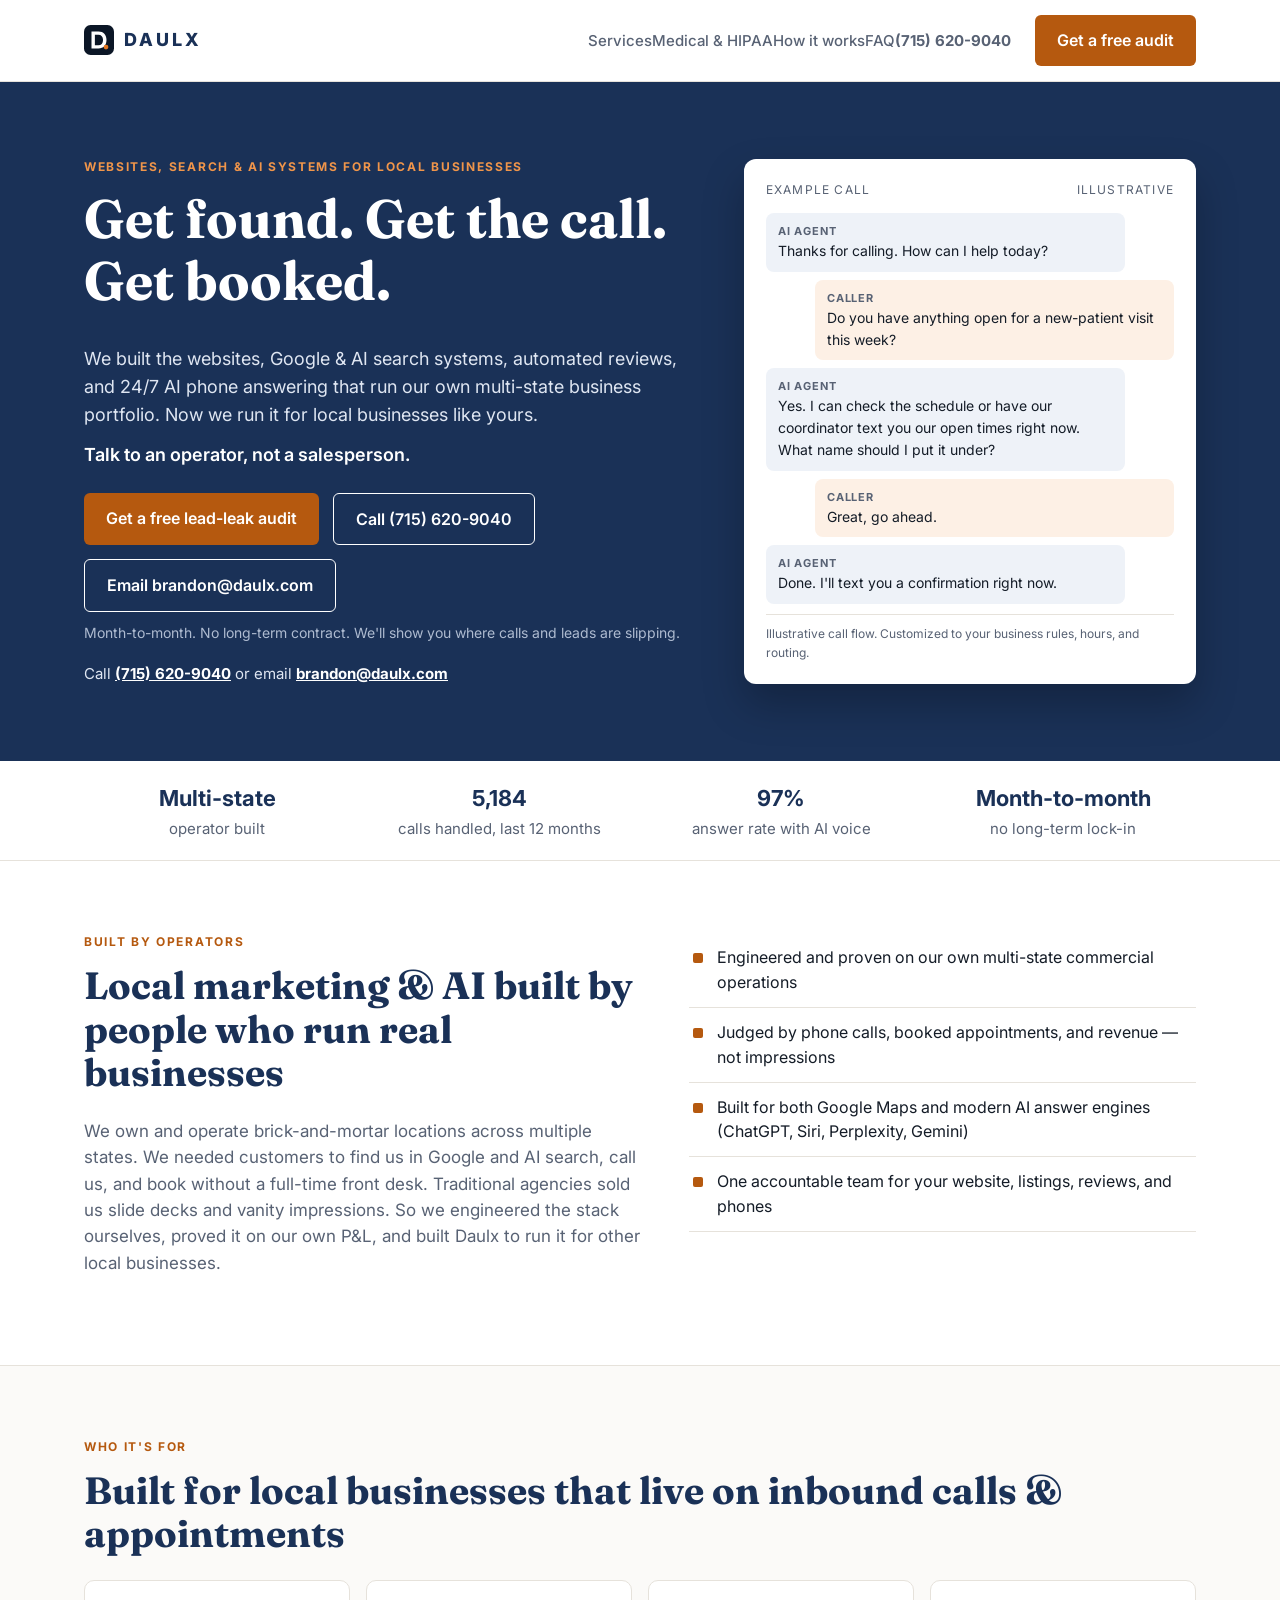
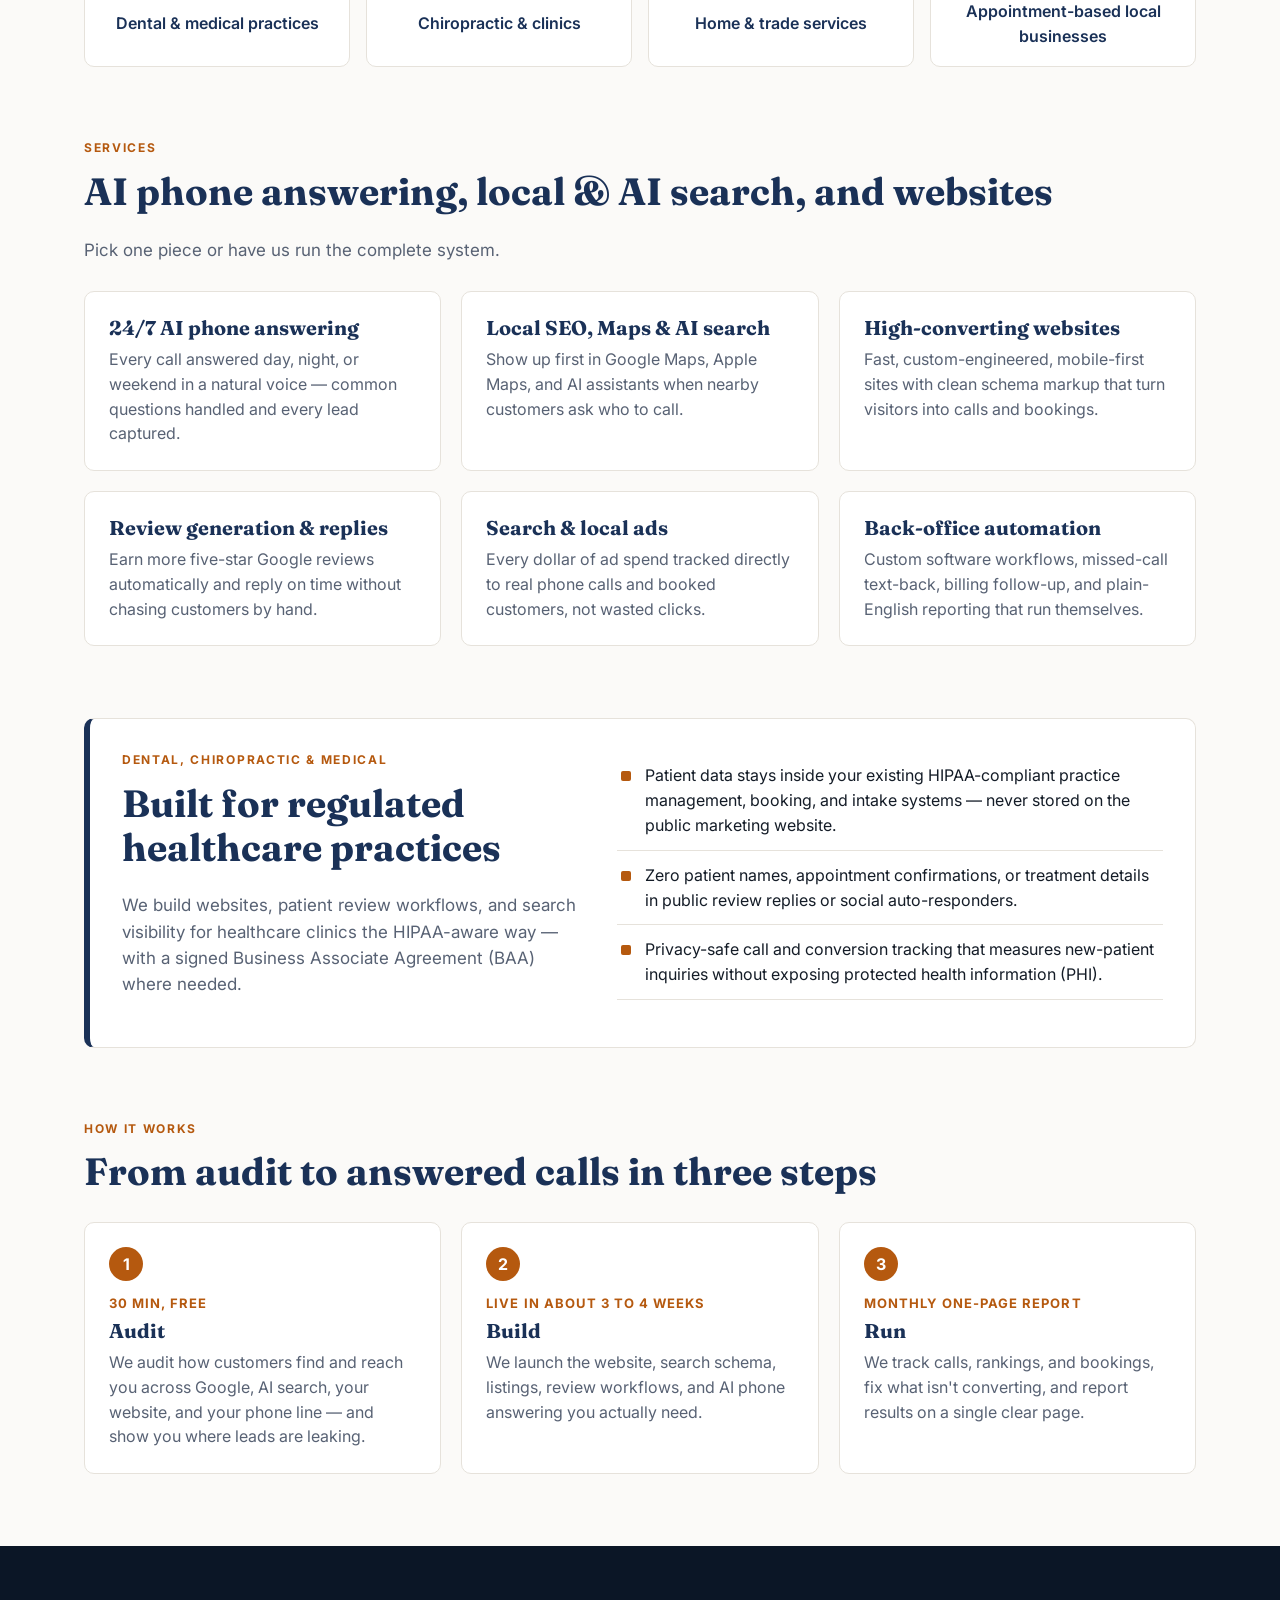
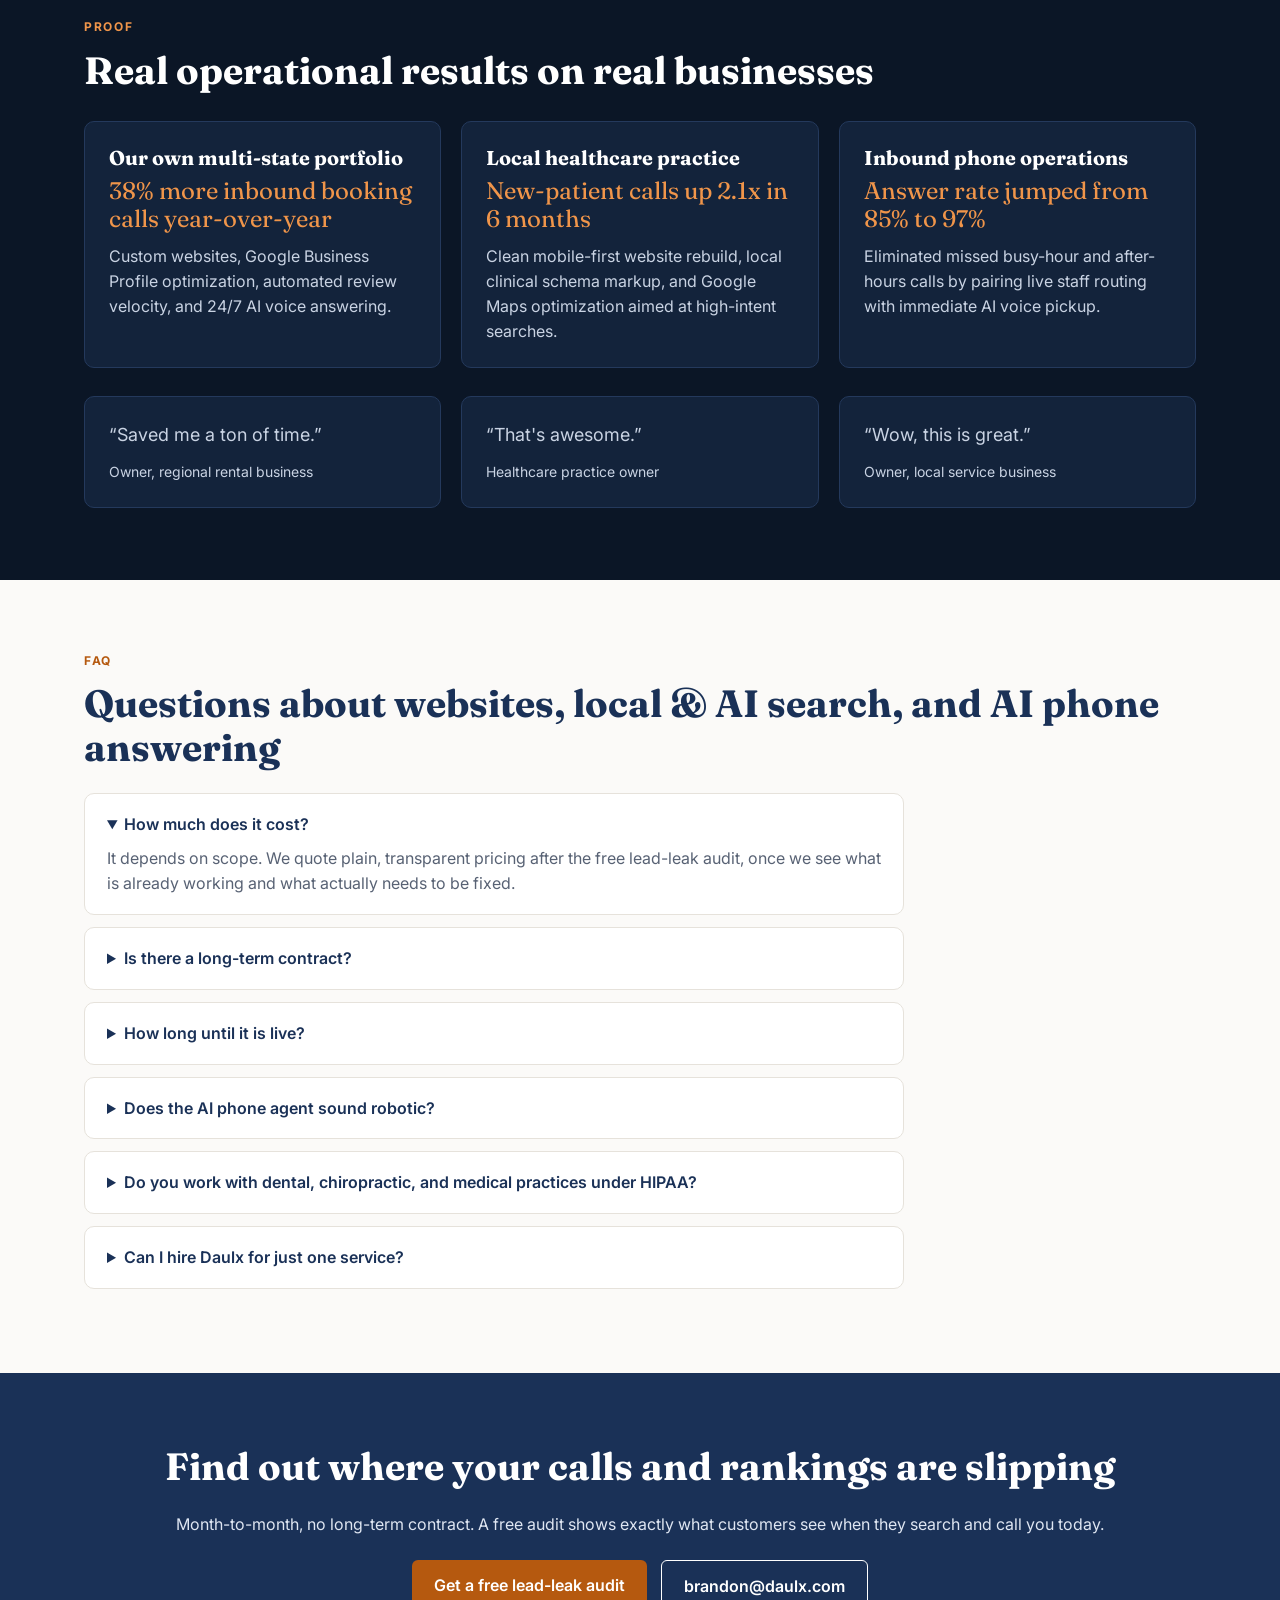
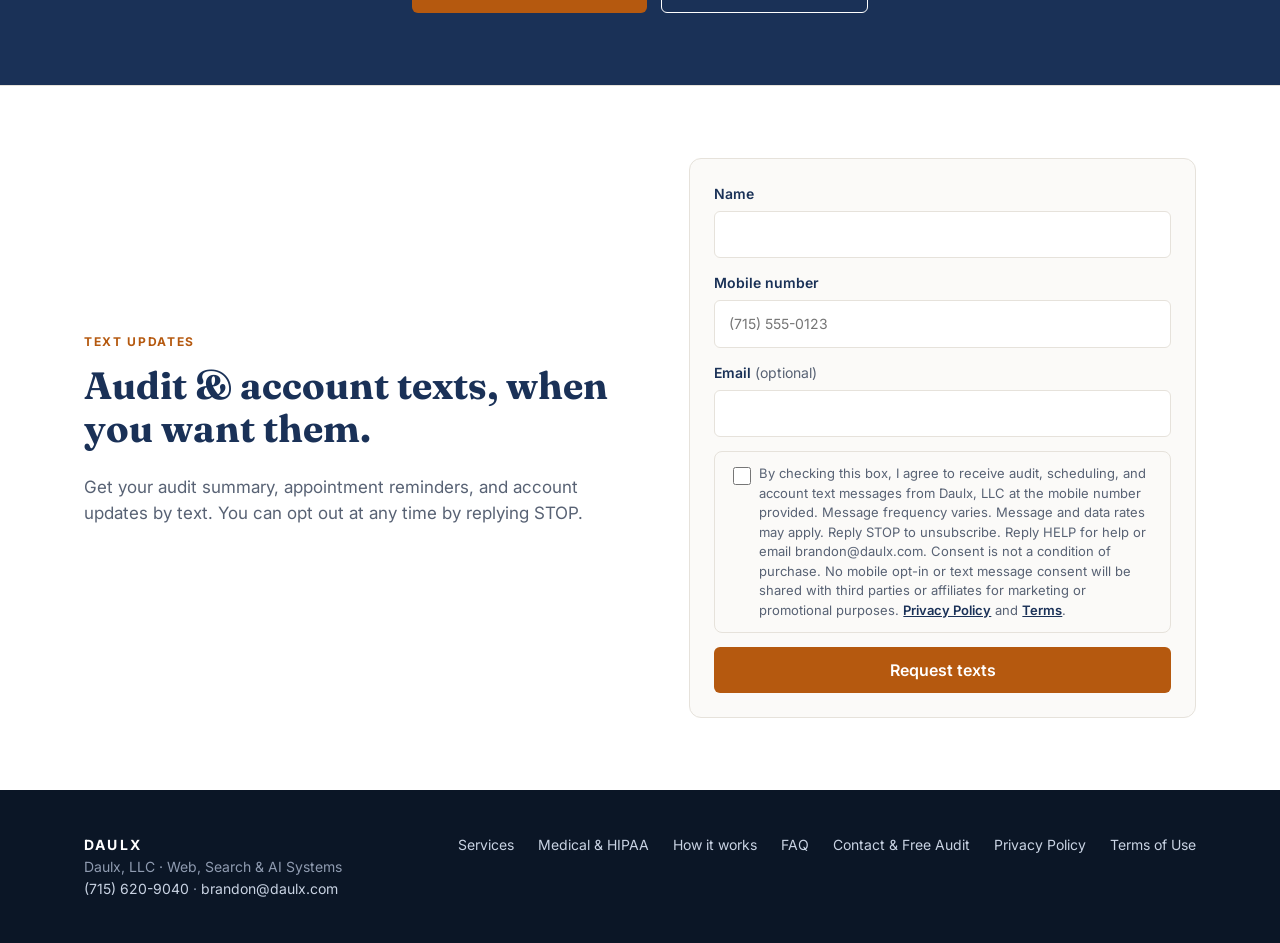
<file: index.html>
<!doctype html><html lang="en"><head><meta charset="utf-8"><meta name="viewport" content="width=device-width,initial-scale=1">
<meta name="robots" content="index, follow">
<link rel="canonical" href="https://daulx.com/">
<title>Websites, Local SEO, AI Search &amp; AI Phone Answering | Daulx</title>
<meta name="description" content="Daulx builds high-converting websites, Google Maps &amp; AI search visibility, automated review systems, and 24/7 AI phone answering for local businesses. Get a free lead-leak audit.">
<link rel="icon" href="favicon.svg" type="image/svg+xml">
<link rel="icon" href="/favicon.ico" sizes="any">
<link rel="apple-touch-icon" href="/apple-touch-icon.png">
<meta property="og:type" content="website">
<meta property="og:site_name" content="DAULX">
<meta property="og:title" content="Websites, Local SEO, AI Search &amp; AI Phone Answering | Daulx">
<meta property="og:description" content="Daulx builds high-converting websites, Google Maps &amp; AI search visibility, automated review systems, and 24/7 AI phone answering for local businesses. Get a free lead-leak audit.">
<meta property="og:url" content="https://daulx.com/">
<meta property="og:image" content="https://daulx.com/og-preview.png">
<meta name="twitter:card" content="summary_large_image">
<meta name="twitter:title" content="Websites, Local SEO, AI Search &amp; AI Phone Answering | Daulx">
<meta name="twitter:description" content="Daulx builds high-converting websites, Google Maps &amp; AI search visibility, automated review systems, and 24/7 AI phone answering for local businesses. Get a free lead-leak audit.">
<meta name="twitter:image" content="https://daulx.com/og-preview.png">
<link rel="preload" href="fonts/inter-latin.woff2" as="font" type="font/woff2" crossorigin>
<link rel="preload" href="fonts/fraunces-latin.woff2" as="font" type="font/woff2" crossorigin>
<link rel="stylesheet" href="styles.css">
<script type="application/ld+json">{"@context":"https://schema.org","@graph":[
{"@type":"Organization","@id":"https://daulx.com/#organization","name":"Daulx, LLC","url":"https://daulx.com/","logo":"https://daulx.com/favicon.svg","telephone":"+1-715-620-9040","email":"brandon@daulx.com"},
{"@type":"ProfessionalService","@id":"https://daulx.com/#service","name":"Daulx","parentOrganization":{"@id":"https://daulx.com/#organization"},"url":"https://daulx.com/","telephone":"+1-715-620-9040","email":"brandon@daulx.com","image":"https://daulx.com/og-preview.png","description":"Websites, local SEO, Google Business Profile, AI search optimization, review systems, AI phone answering, and back-office automation for local businesses.","areaServed":"US"},
{"@type":"FAQPage","mainEntity":[
{"@type":"Question","name":"How much does it cost?","acceptedAnswer":{"@type":"Answer","text":"It depends on scope. We quote after the free lead-leak audit, once we know what you actually need."}},
{"@type":"Question","name":"Is there a contract?","acceptedAnswer":{"@type":"Answer","text":"Month-to-month. No long-term contract."}},
{"@type":"Question","name":"How long until it is live?","acceptedAnswer":{"@type":"Answer","text":"Most builds go live in about 3 to 4 weeks after the audit call, depending on scope."}},
{"@type":"Question","name":"Does the AI phone agent sound robotic?","acceptedAnswer":{"@type":"Answer","text":"It speaks in a natural voice, answers common questions about your business, and hands off or takes a message when a person is needed. Request a free audit and we will demo a live line configured for your business."}},
{"@type":"Question","name":"Do you work with medical and dental practices under HIPAA?","acceptedAnswer":{"@type":"Answer","text":"Yes. We build HIPAA-aware: patient data stays in your existing HIPAA-compliant booking, forms, and records systems, never on the marketing site. Review replies never include patient names or treatment details, and tracking is set up to be privacy-safe."}},
{"@type":"Question","name":"Can I hire you for just one service?","acceptedAnswer":{"@type":"Answer","text":"Yes. Start with one piece, such as AI phone answering, your website, or your Google and AI search visibility, and add more later if it makes sense."}}]}]}</script>
</head><body>
<header><div class="wrap"><a class="logo" href="/"><img src="/favicon.svg" alt="Daulx" width="30" height="30"><span class="brand">DAULX</span></a>
<nav aria-label="Main"><div class="navlinks" id="navlinks"><a href="/#services">Services</a><a href="/#regulated">Medical &amp; HIPAA</a><a href="/#how">How it works</a><a href="/#faq">FAQ</a><a class="navphone" href="tel:+17156209040" style="font-weight:700">(715) 620-9040</a></div><a class="btn" href="/contact">Get a free audit</a><button class="menu-toggle" type="button" aria-expanded="false" aria-controls="navlinks"><span class="bars" aria-hidden="true"></span><span class="sr-only">Menu</span></button></nav></div></header>
<script src="/site.js" defer></script>

<main id="main">
<div class="hero" id="top"><div class="wrap"><div>
<div class="eyebrow">Websites, search &amp; AI systems for local businesses</div>
<h1>Get found. Get the call. Get booked.</h1>
<p>We built the websites, Google &amp; AI search systems, automated reviews, and 24/7 AI phone answering that run our own multi-state business portfolio. Now we run it for local businesses like yours.</p>
<p class="operator">Talk to an operator, not a salesperson.</p>
<div class="ctas"><a class="btn" href="/contact">Get a free lead-leak audit</a><a class="btn ghost" href="tel:+17156209040">Call (715) 620-9040</a><a class="btn ghost" href="mailto:brandon@daulx.com">Email brandon@daulx.com</a></div>
<div class="micro">Month-to-month. No long-term contract. We'll show you where calls and leads are slipping.</div>
<div class="callnow">Call <a href="tel:+17156209040">(715) 620-9040</a> or email <a href="mailto:brandon@daulx.com">brandon@daulx.com</a></div>
</div>
<div class="tcard" aria-label="Example call"><div class="lbl"><span>Example call</span><span>Illustrative</span></div>
<div class="msg ai"><b>AI agent</b>Thanks for calling. How can I help today?</div>
<div class="msg caller"><b>Caller</b>Do you have anything open for a new-patient visit this week?</div>
<div class="msg ai"><b>AI agent</b>Yes. I can check the schedule or have our coordinator text you our open times right now. What name should I put it under?</div>
<div class="msg caller"><b>Caller</b>Great, go ahead.</div>
<div class="msg ai"><b>AI agent</b>Done. I'll text you a confirmation right now.</div>
<div class="note">Illustrative call flow. Customized to your business rules, hours, and routing.</div></div>
</div></div>

<div class="pbar"><div class="wrap">
<div><strong>Multi-state</strong>operator built</div><div><strong>5,184</strong>calls handled, last 12 months</div><div><strong>97%</strong>answer rate with AI voice</div><div><strong>Month-to-month</strong>no long-term lock-in</div></div></div>

<section class="story" id="about"><div class="wrap two"><div><div class="eyebrow">Built by operators</div><h2>Local marketing &amp; AI built by people who run real businesses</h2>
<p class="lead">We own and operate brick-and-mortar locations across multiple states. We needed customers to find us in Google and AI search, call us, and book without a full-time front desk. Traditional agencies sold us slide decks and vanity impressions. So we engineered the stack ourselves, proved it on our own P&amp;L, and built Daulx to run it for other local businesses.</p></div>
<ul class="checks"><li>Engineered and proven on our own multi-state commercial operations</li><li>Judged by phone calls, booked appointments, and revenue — not impressions</li><li>Built for both Google Maps and modern AI answer engines (ChatGPT, Siri, Perplexity, Gemini)</li><li>One accountable team for your website, listings, reviews, and phones</li></ul></div></section>

<section id="who" style="padding-bottom:0"><div class="wrap"><div class="eyebrow">Who it's for</div><h2>Built for local businesses that live on inbound calls &amp; appointments</h2>
<div class="who"><div>Dental &amp; medical practices</div><div>Chiropractic &amp; clinics</div><div>Home &amp; trade services</div><div>Appointment-based local businesses</div></div></div></section>

<section id="services" class="services"><div class="wrap"><div class="eyebrow">Services</div><h2>AI phone answering, local &amp; AI search, and websites</h2>
<p class="lead">Pick one piece or have us run the complete system.</p>
<div class="grid">
<div class="card" id="ai-phone"><h3>24/7 AI phone answering</h3><p>Every call answered day, night, or weekend in a natural voice — common questions handled and every lead captured.</p></div>
<div class="card" id="local-seo"><h3>Local SEO, Maps &amp; AI search</h3><p>Show up first in Google Maps, Apple Maps, and AI assistants when nearby customers ask who to call.</p></div>
<div class="card" id="websites"><h3>High-converting websites</h3><p>Fast, custom-engineered, mobile-first sites with clean schema markup that turn visitors into calls and bookings.</p></div>
<div class="card" id="reviews"><h3>Review generation &amp; replies</h3><p>Earn more five-star Google reviews automatically and reply on time without chasing customers by hand.</p></div>
<div class="card" id="ads"><h3>Search &amp; local ads</h3><p>Every dollar of ad spend tracked directly to real phone calls and booked customers, not wasted clicks.</p></div>
<div class="card" id="automation"><h3>Back-office automation</h3><p>Custom software workflows, missed-call text-back, billing follow-up, and plain-English reporting that run themselves.</p></div>
</div></div></section>

<section class="hipaa" id="regulated"><div class="wrap"><div class="hcard"><div><div class="eyebrow">Dental, chiropractic &amp; medical</div><h2>Built for regulated healthcare practices</h2>
<p class="lead">We build websites, patient review workflows, and search visibility for healthcare clinics the HIPAA-aware way — with a signed Business Associate Agreement (BAA) where needed.</p></div>
<ul class="checks"><li>Patient data stays inside your existing HIPAA-compliant practice management, booking, and intake systems — never stored on the public marketing website.</li>
<li>Zero patient names, appointment confirmations, or treatment details in public review replies or social auto-responders.</li><li>Privacy-safe call and conversion tracking that measures new-patient inquiries without exposing protected health information (PHI).</li></ul></div></div></section>

<section id="how" class="steps" style="padding-top:0"><div class="wrap"><div class="eyebrow">How it works</div><h2>From audit to answered calls in three steps</h2><div class="grid">
<div class="card"><div class="num">1</div><div class="time">30 min, free</div><h3>Audit</h3><p>We audit how customers find and reach you across Google, AI search, your website, and your phone line — and show you where leads are leaking.</p></div>
<div class="card"><div class="num">2</div><div class="time">Live in about 3 to 4 weeks</div><h3>Build</h3><p>We launch the website, search schema, listings, review workflows, and AI phone answering you actually need.</p></div>
<div class="card"><div class="num">3</div><div class="time">Monthly one-page report</div><h3>Run</h3><p>We track calls, rankings, and bookings, fix what isn't converting, and report results on a single clear page.</p></div>
</div></div></section>

<section class="proof"><div class="wrap"><div class="eyebrow">Proof</div><h2>Real operational results on real businesses</h2><div class="grid">
<div class="card"><h3>Our own multi-state portfolio</h3><div class="result">38% more inbound booking calls year-over-year</div><p>Custom websites, Google Business Profile optimization, automated review velocity, and 24/7 AI voice answering.</p></div>
<div class="card"><h3>Local healthcare practice</h3><div class="result">New-patient calls up 2.1x in 6 months</div><p>Clean mobile-first website rebuild, local clinical schema markup, and Google Maps optimization aimed at high-intent searches.</p></div>
<div class="card"><h3>Inbound phone operations</h3><div class="result">Answer rate jumped from 85% to 97%</div><p>Eliminated missed busy-hour and after-hours calls by pairing live staff routing with immediate AI voice pickup.</p></div>
</div>
<div class="grid">
<div class="card"><p class="quote">&ldquo;Saved me a ton of time.&rdquo;</p><p class="role">Owner, regional rental business</p></div>
<div class="card"><p class="quote">&ldquo;That's awesome.&rdquo;</p><p class="role">Healthcare practice owner</p></div>
<div class="card"><p class="quote">&ldquo;Wow, this is great.&rdquo;</p><p class="role">Owner, local service business</p></div>
</div></div></section>

<section class="faq" id="faq"><div class="wrap"><div class="eyebrow">FAQ</div><h2>Questions about websites, local &amp; AI search, and AI phone answering</h2>
<details open><summary>How much does it cost?</summary><p>It depends on scope. We quote plain, transparent pricing after the free lead-leak audit, once we see what is already working and what actually needs to be fixed.</p></details>
<details><summary>Is there a long-term contract?</summary><p>No. Ongoing management is month-to-month. You stay because it produces calls and customers, not because of a lock-in clause.</p></details>
<details><summary>How long until it is live?</summary><p>Most website, SEO, and AI voice builds go live in 3 to 4 weeks after the audit call, depending on scope.</p></details>
<details><summary>Does the AI phone agent sound robotic?</summary><p>It speaks in a natural voice, answers specific questions about your business, hours, and services, and transfers or texts your team immediately when a person is needed. Request a free audit and we will demo a live line configured for your business.</p></details>
<details><summary>Do you work with dental, chiropractic, and medical practices under HIPAA?</summary><p>Yes. We build HIPAA-aware: patient health information stays in your existing practice management, forms, and booking systems, never on the marketing site. Public review replies and social messaging follow strict zero-PHI rules, and we execute a HIPAA Business Associate Agreement (BAA) when applicable.</p></details>
<details><summary>Can I hire Daulx for just one service?</summary><p>Yes. Start with a single piece — like fixing your AI search visibility, rebuilding an outdated website, or turning on 24/7 AI phone answering — and add more only when it makes sense.</p></details>
</div></section>

<section class="final"><div class="wrap"><h2>Find out where your calls and rankings are slipping</h2><p>Month-to-month, no long-term contract. A free audit shows exactly what customers see when they search and call you today.</p>
<div class="ctas"><a class="btn" href="/contact">Get a free lead-leak audit</a><a class="btn ghost" href="mailto:brandon@daulx.com">brandon@daulx.com</a></div></div></section>

<section class="textus" id="sms-opt-in"><div class="wrap two"><div><div class="eyebrow">Text updates</div><h2>Audit &amp; account texts, when you want them.</h2>
<p class="lead">Get your audit summary, appointment reminders, and account updates by text. You can opt out at any time by replying STOP.</p></div>
<form class="form" action="https://formsubmit.co/brandon@daulx.com" method="POST">
<input type="hidden" name="_next" value="https://daulx.com/thanks">
<input type="hidden" name="_subject" value="New Daulx audit request">
<input type="hidden" name="_captcha" value="false">
<input type="hidden" name="_template" value="table">
<input type="text" name="_honey" tabindex="-1" autocomplete="off" aria-hidden="true" style="display:none">
<label class="field"><span>Name</span>
<input type="text" name="name" autocomplete="name" required aria-describedby="err-name"><span class="err" id="err-name" role="alert">Please enter your name.</span></label>
<label class="field"><span>Mobile number</span>
<input type="tel" name="mobile" autocomplete="tel" inputmode="tel" required pattern="^\s*(\+?1[\s.\-]?)?\(?[2-9][0-9]{2}\)?[\s.\-]?[0-9]{3}[\s.\-]?[0-9]{4}\s*$" title="10-digit US phone number, e.g. (715) 555-0123" placeholder="(715) 555-0123" aria-describedby="err-mobile"><span class="err" id="err-mobile" role="alert">Please enter a 10-digit US mobile number, like (715) 555-0123.</span></label>
<label class="field"><span>Email <span class="optional">(optional)</span></span>
<input type="email" name="email" autocomplete="email" aria-describedby="err-email"><span class="err" id="err-email" role="alert">Please enter a valid email address, like you@business.com.</span></label>
<label class="consent">
<input type="checkbox" name="sms_opt_in" value="yes">
<span>By checking this box, I agree to receive audit, scheduling, and account text messages from Daulx, LLC at the mobile number provided. Message frequency varies. Message and data rates may apply. Reply STOP to unsubscribe. Reply HELP for help or email brandon@daulx.com. Consent is not a condition of purchase. No mobile opt-in or text message consent will be shared with third parties or affiliates for marketing or promotional purposes. <a href="privacy">Privacy Policy</a> and <a href="terms">Terms</a>.</span></label>
<button class="btn" type="submit">Request texts</button>
</form></div></section>
</main>

<footer><div class="wrap"><div><strong style="color:#fff;letter-spacing:.16em">DAULX</strong><br>Daulx, LLC &middot; Web, Search &amp; AI Systems<br><a href="tel:+17156209040">(715) 620-9040</a> &middot; <a href="mailto:brandon@daulx.com">brandon@daulx.com</a></div>
<div class="links"><a href="/#services">Services</a><a href="/#regulated">Medical &amp; HIPAA</a><a href="/#how">How it works</a><a href="/#faq">FAQ</a><a href="/contact">Contact &amp; Free Audit</a><a href="/privacy">Privacy Policy</a><a href="/terms">Terms of Use</a></div></div></footer>

<div class="sticky" id="sticky"><a class="btn call" href="mailto:brandon@daulx.com">Email</a><a class="btn" href="/contact">Book audit</a></div>
<script>var h=document.getElementById('top'),s=document.getElementById('sticky');function f(){s.classList.toggle('on',h.getBoundingClientRect().bottom<0)}addEventListener('scroll',f);f();</script>
</body></html>
</file>
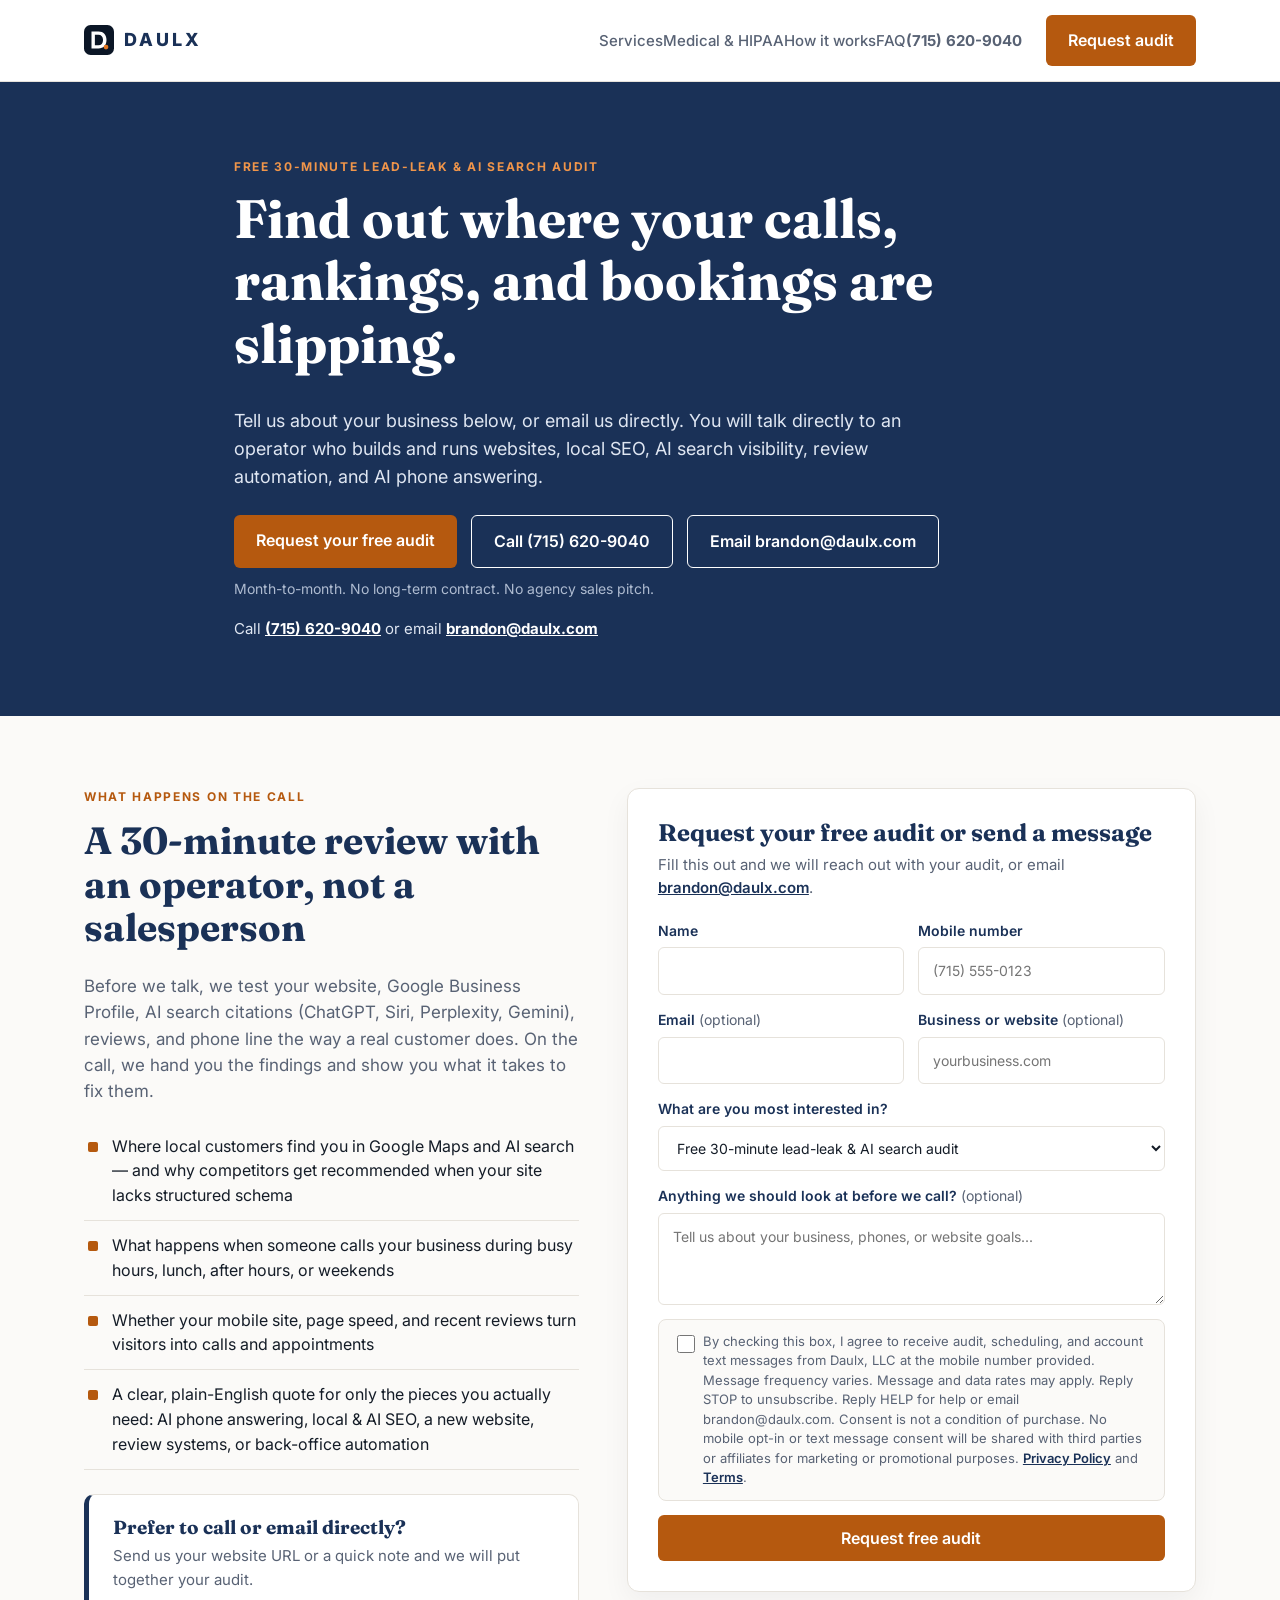
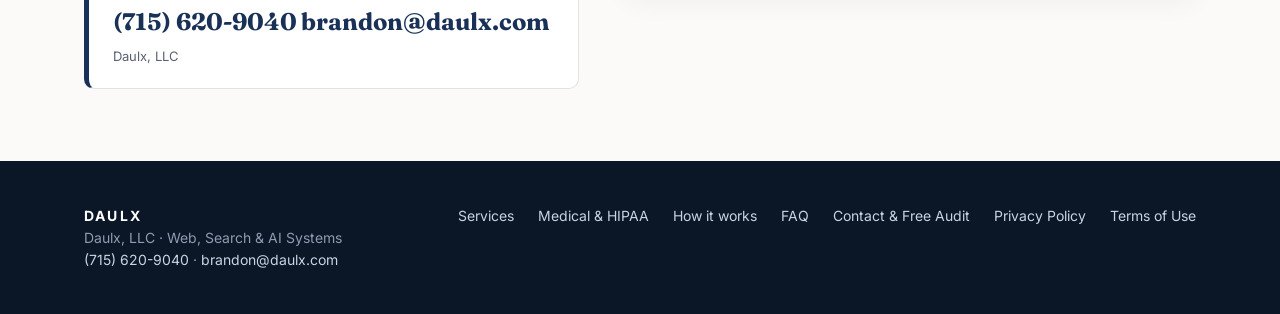
<file: contact.html>
<!doctype html><html lang="en"><head><meta charset="utf-8"><meta name="viewport" content="width=device-width,initial-scale=1">
<meta name="robots" content="index, follow">
<link rel="canonical" href="https://daulx.com/contact">
<title>Get a Free Lead-Leak &amp; AI Search Audit | Contact Daulx</title>
<meta name="description" content="Request a free 30-minute lead-leak and AI search audit with Daulx, or ask a question about websites, local SEO, Google listings, reviews, and AI phone answering.">
<link rel="icon" href="favicon.svg" type="image/svg+xml">
<link rel="icon" href="/favicon.ico" sizes="any">
<link rel="apple-touch-icon" href="/apple-touch-icon.png">
<meta property="og:type" content="website">
<meta property="og:site_name" content="DAULX">
<meta property="og:title" content="Get a Free Lead-Leak &amp; AI Search Audit | Contact Daulx">
<meta property="og:description" content="Request a free 30-minute lead-leak and AI search audit with Daulx, or ask a question about websites, local SEO, Google listings, reviews, and AI phone answering.">
<meta property="og:url" content="https://daulx.com/contact">
<meta property="og:image" content="https://daulx.com/og-preview.png">
<meta name="twitter:card" content="summary_large_image">
<meta name="twitter:title" content="Get a Free Lead-Leak &amp; AI Search Audit | Contact Daulx">
<meta name="twitter:description" content="Request a free 30-minute lead-leak and AI search audit with Daulx, or ask a question about websites, local SEO, Google listings, reviews, and AI phone answering.">
<meta name="twitter:image" content="https://daulx.com/og-preview.png">
<link rel="preload" href="fonts/inter-latin.woff2" as="font" type="font/woff2" crossorigin>
<link rel="preload" href="fonts/fraunces-latin.woff2" as="font" type="font/woff2" crossorigin>
<link rel="stylesheet" href="styles.css">
<script type="application/ld+json">{"@context":"https://schema.org","@type":"ContactPage","url":"https://daulx.com/contact","mainEntity":{"@type":"Organization","@id":"https://daulx.com/#organization","name":"Daulx, LLC","url":"https://daulx.com/","logo":"https://daulx.com/favicon.svg","telephone":"+1-715-620-9040","email":"brandon@daulx.com","areaServed":"US"}}</script>
</head><body>
<header><div class="wrap"><a class="logo" href="/"><img src="/favicon.svg" alt="Daulx" width="30" height="30"><span class="brand">DAULX</span></a>
<nav aria-label="Main"><div class="navlinks" id="navlinks"><a href="/#services">Services</a><a href="/#regulated">Medical &amp; HIPAA</a><a href="/#how">How it works</a><a href="/#faq">FAQ</a><a class="navphone" href="tel:+17156209040" style="font-weight:700">(715) 620-9040</a></div><a class="btn" href="#audit-form">Request audit</a><button class="menu-toggle" type="button" aria-expanded="false" aria-controls="navlinks"><span class="bars" aria-hidden="true"></span><span class="sr-only">Menu</span></button></nav></div></header>
<script src="/site.js" defer></script>

<main id="main">
<div class="hero single" id="top"><div class="wrap">
<div class="eyebrow">Free 30-minute lead-leak &amp; AI search audit</div>
<h1>Find out where your calls, rankings, and bookings are slipping.</h1>
<p>Tell us about your business below, or email us directly. You will talk directly to an operator who builds and runs websites, local SEO, AI search visibility, review automation, and AI phone answering.</p>
<div class="ctas"><a class="btn" href="#audit-form">Request your free audit</a><a class="btn ghost" href="tel:+17156209040">Call (715) 620-9040</a><a class="btn ghost" href="mailto:brandon@daulx.com">Email brandon@daulx.com</a></div>
<div class="micro">Month-to-month. No long-term contract. No agency sales pitch.</div>
<div class="callnow">Call <a href="tel:+17156209040">(715) 620-9040</a> or email <a href="mailto:brandon@daulx.com">brandon@daulx.com</a></div>
</div></div>

<section id="audit-form"><div class="wrap main-split">
<div>
<div class="eyebrow">What happens on the call</div>
<h2>A 30-minute review with an operator, not a salesperson</h2>
<p class="lead">Before we talk, we test your website, Google Business Profile, AI search citations (ChatGPT, Siri, Perplexity, Gemini), reviews, and phone line the way a real customer does. On the call, we hand you the findings and show you what it takes to fix them.</p>
<ul class="checks">
<li>Where local customers find you in Google Maps and AI search — and why competitors get recommended when your site lacks structured schema</li>
<li>What happens when someone calls your business during busy hours, lunch, after hours, or weekends</li>
<li>Whether your mobile site, page speed, and recent reviews turn visitors into calls and appointments</li>
<li>A clear, plain-English quote for only the pieces you actually need: AI phone answering, local &amp; AI SEO, a new website, review systems, or back-office automation</li>
</ul>
<div class="direct-box">
<h3>Prefer to call or email directly?</h3>
<p>Send us your website URL or a quick note and we will put together your audit.</p>
<a class="phone-big" href="tel:+17156209040">(715) 620-9040</a>
<a class="phone-big" href="mailto:brandon@daulx.com">brandon@daulx.com</a>
<p style="margin:0;font-size:13px">Daulx, LLC</p>
</div>
</div>

<div class="form-card" id="sms-opt-in">
<h2>Request your free audit or send a message</h2>
<p class="sub">Fill this out and we will reach out with your audit, or email <a href="mailto:brandon@daulx.com" style="color:var(--navy);font-weight:600">brandon@daulx.com</a>.</p>
<form class="form" action="https://formsubmit.co/brandon@daulx.com" method="POST">
<input type="hidden" name="_next" value="https://daulx.com/thanks">
<input type="hidden" name="_subject" value="New Daulx audit request">
<input type="hidden" name="_captcha" value="false">
<input type="hidden" name="_template" value="table">
<input type="text" name="_honey" tabindex="-1" autocomplete="off" aria-hidden="true" style="display:none">
<div class="row2">
<label class="field"><span>Name</span>
<input type="text" name="name" autocomplete="name" required aria-describedby="err-name"><span class="err" id="err-name" role="alert">Please enter your name.</span></label>
<label class="field"><span>Mobile number</span>
<input type="tel" name="mobile" autocomplete="tel" inputmode="tel" required pattern="^\s*(\+?1[\s.\-]?)?\(?[2-9][0-9]{2}\)?[\s.\-]?[0-9]{3}[\s.\-]?[0-9]{4}\s*$" title="10-digit US phone number, e.g. (715) 555-0123" placeholder="(715) 555-0123" aria-describedby="err-mobile"><span class="err" id="err-mobile" role="alert">Please enter a 10-digit US mobile number, like (715) 555-0123.</span></label>
</div>
<div class="row2">
<label class="field"><span>Email <span class="optional">(optional)</span></span>
<input type="email" name="email" autocomplete="email" aria-describedby="err-email"><span class="err" id="err-email" role="alert">Please enter a valid email address, like you@business.com.</span></label>
<label class="field"><span>Business or website <span class="optional">(optional)</span></span>
<input type="text" name="business" autocomplete="organization" placeholder="yourbusiness.com"></label>
</div>
<label class="field"><span>What are you most interested in?</span>
<select name="focus">
<option value="full-audit">Free 30-minute lead-leak &amp; AI search audit</option>
<option value="ai-phone">24/7 AI phone answering</option>
<option value="seo-ai-search">Local SEO, Google Maps &amp; AI search visibility</option>
<option value="website">New website or website rebuild</option>
<option value="reviews">Automated Google reviews &amp; replies</option>
<option value="automation">Custom software or back-office automation</option>
</select></label>
<label class="field"><span>Anything we should look at before we call? <span class="optional">(optional)</span></span>
<textarea name="message" placeholder="Tell us about your business, phones, or website goals..."></textarea></label>
<label class="consent">
<input type="checkbox" name="sms_opt_in" value="yes">
<span>By checking this box, I agree to receive audit, scheduling, and account text messages from Daulx, LLC at the mobile number provided. Message frequency varies. Message and data rates may apply. Reply STOP to unsubscribe. Reply HELP for help or email brandon@daulx.com. Consent is not a condition of purchase. No mobile opt-in or text message consent will be shared with third parties or affiliates for marketing or promotional purposes. <a href="privacy">Privacy Policy</a> and <a href="terms">Terms</a>.</span></label>
<button class="btn" type="submit">Request free audit</button>
</form></div>
</div></section>
</main>

<footer><div class="wrap"><div><strong style="color:#fff;letter-spacing:.16em">DAULX</strong><br>Daulx, LLC &middot; Web, Search &amp; AI Systems<br><a href="tel:+17156209040">(715) 620-9040</a> &middot; <a href="mailto:brandon@daulx.com">brandon@daulx.com</a></div>
<div class="links"><a href="/#services">Services</a><a href="/#regulated">Medical &amp; HIPAA</a><a href="/#how">How it works</a><a href="/#faq">FAQ</a><a href="/contact">Contact &amp; Free Audit</a><a href="/privacy">Privacy Policy</a><a href="/terms">Terms of Use</a></div></div></footer>

<div class="sticky" id="sticky"><a class="btn call" href="mailto:brandon@daulx.com">Email us</a><a class="btn" href="#audit-form">Request audit</a></div>
</body></html>
</file>
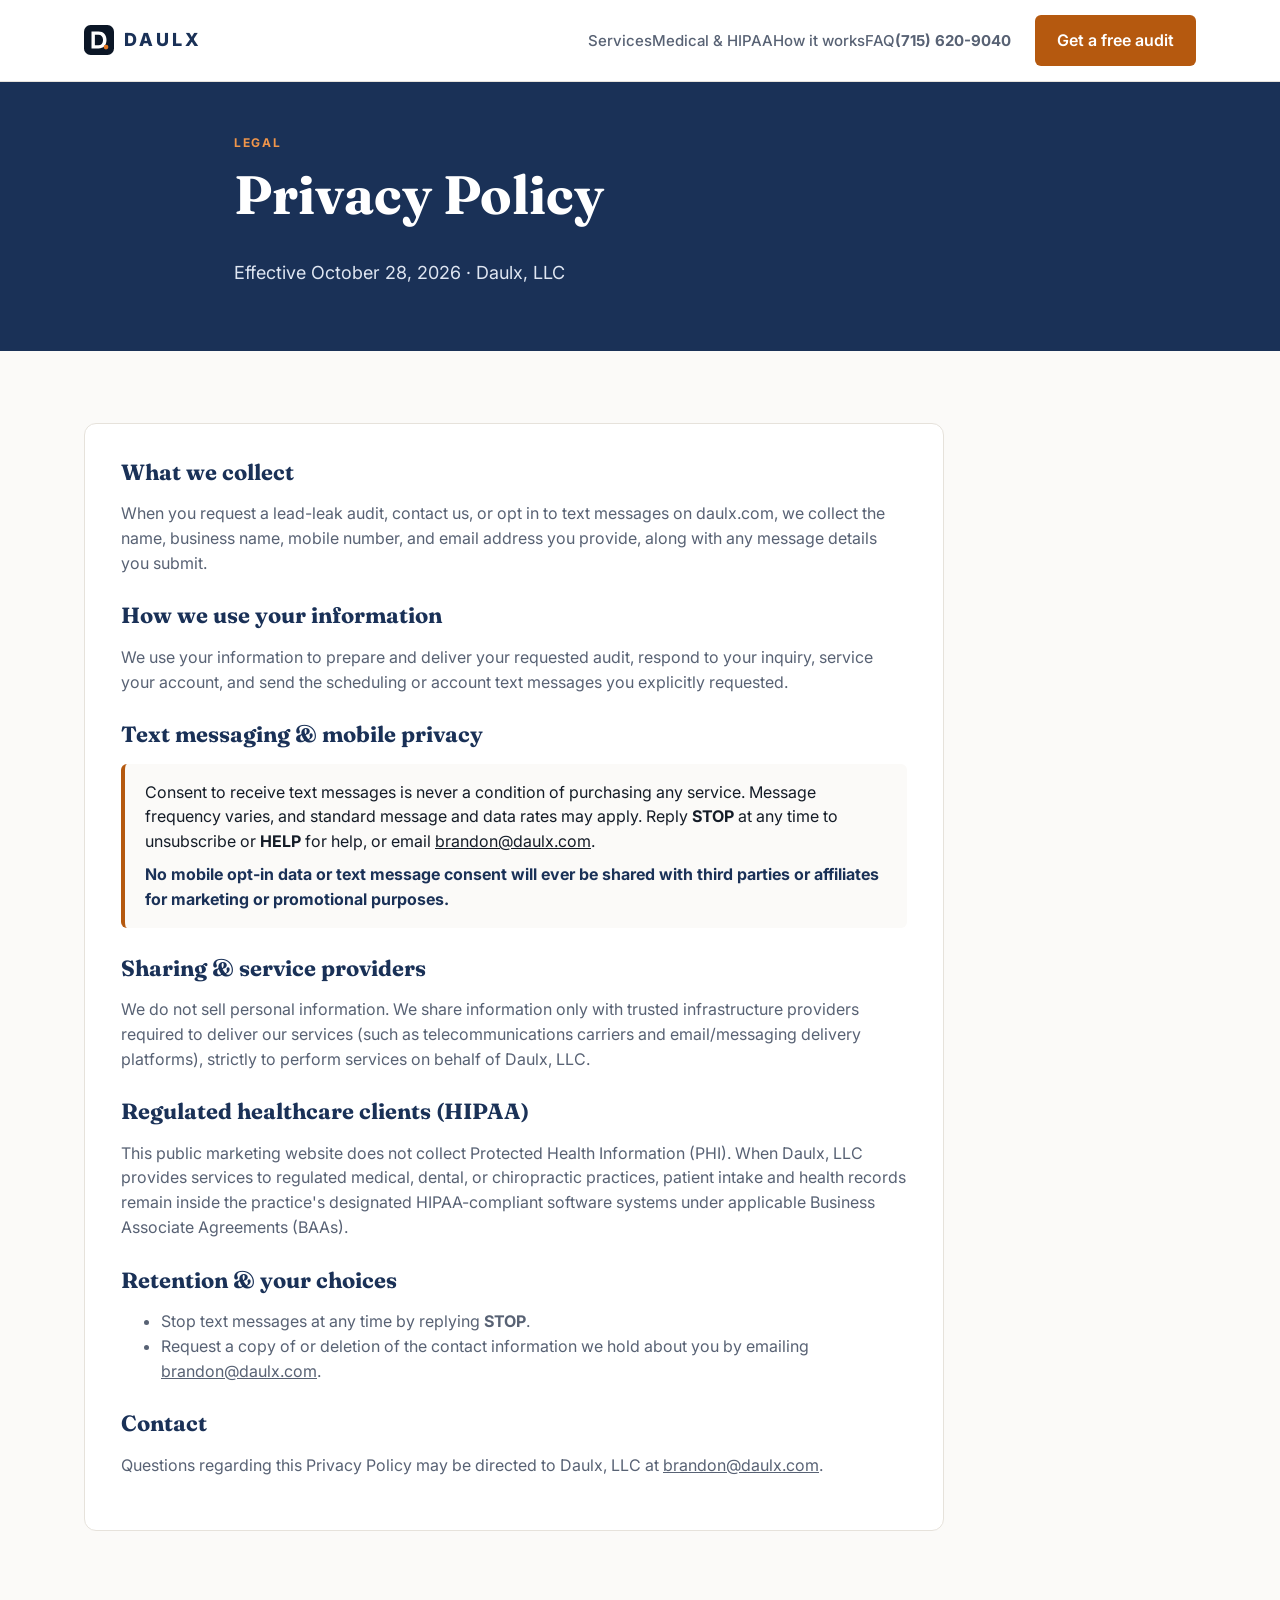
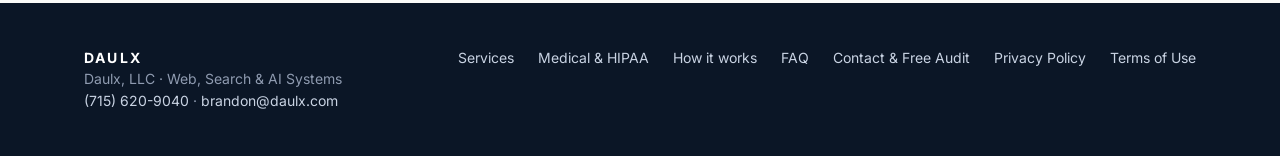
<file: privacy.html>
<!doctype html><html lang="en"><head><meta charset="utf-8"><meta name="viewport" content="width=device-width,initial-scale=1">
<meta name="robots" content="index, follow">
<link rel="canonical" href="https://daulx.com/privacy">
<meta property="og:type" content="website">
<meta property="og:site_name" content="DAULX">
<meta property="og:title" content="Privacy Policy | Daulx">
<meta property="og:description" content="How Daulx, LLC collects, uses, and protects information, including mobile opt-in and text messaging.">
<meta property="og:url" content="https://daulx.com/privacy">
<meta property="og:image" content="https://daulx.com/og-preview.png">
<meta name="twitter:card" content="summary_large_image">
<title>Privacy Policy | Daulx</title>
<meta name="description" content="How Daulx, LLC collects, uses, and protects information, including mobile opt-in and text messaging.">
<link rel="icon" href="favicon.svg" type="image/svg+xml">
<link rel="icon" href="/favicon.ico" sizes="any">
<link rel="apple-touch-icon" href="/apple-touch-icon.png">
<link rel="preload" href="fonts/inter-latin.woff2" as="font" type="font/woff2" crossorigin>
<link rel="preload" href="fonts/fraunces-latin.woff2" as="font" type="font/woff2" crossorigin>
<link rel="stylesheet" href="styles.css">
</head><body>
<header><div class="wrap"><a class="logo" href="/"><img src="/favicon.svg" alt="Daulx" width="30" height="30"><span class="brand">DAULX</span></a>
<nav aria-label="Main"><div class="navlinks" id="navlinks"><a href="/#services">Services</a><a href="/#regulated">Medical &amp; HIPAA</a><a href="/#how">How it works</a><a href="/#faq">FAQ</a><a class="navphone" href="tel:+17156209040" style="font-weight:700">(715) 620-9040</a></div><a class="btn" href="/contact">Get a free audit</a><button class="menu-toggle" type="button" aria-expanded="false" aria-controls="navlinks"><span class="bars" aria-hidden="true"></span><span class="sr-only">Menu</span></button></nav></div></header>
<script src="/site.js" defer></script>
<main id="main">
<div class="hero single" id="top" style="padding:52px 0"><div class="wrap">
<div class="eyebrow">Legal</div>
<h1>Privacy Policy</h1>
<p>Effective October 28, 2026 &middot; Daulx, LLC</p>
</div></div>
<section><div class="wrap"><div class="legal-card">
<h2>What we collect</h2>
<p>When you request a lead-leak audit, contact us, or opt in to text messages on daulx.com, we collect the name, business name, mobile number, and email address you provide, along with any message details you submit.</p>

<h2>How we use your information</h2>
<p>We use your information to prepare and deliver your requested audit, respond to your inquiry, service your account, and send the scheduling or account text messages you explicitly requested.</p>

<h2>Text messaging &amp; mobile privacy</h2>
<div class="callout">
<p style="margin:0 0 8px;color:var(--ink)">Consent to receive text messages is never a condition of purchasing any service. Message frequency varies, and standard message and data rates may apply. Reply <strong>STOP</strong> at any time to unsubscribe or <strong>HELP</strong> for help, or email <a href="mailto:brandon@daulx.com">brandon@daulx.com</a>.</p>
<p style="margin:0;color:var(--navy)"><strong>No mobile opt-in data or text message consent will ever be shared with third parties or affiliates for marketing or promotional purposes.</strong></p>
</div>

<h2>Sharing &amp; service providers</h2>
<p>We do not sell personal information. We share information only with trusted infrastructure providers required to deliver our services (such as telecommunications carriers and email/messaging delivery platforms), strictly to perform services on behalf of Daulx, LLC.</p>

<h2>Regulated healthcare clients (HIPAA)</h2>
<p>This public marketing website does not collect Protected Health Information (PHI). When Daulx, LLC provides services to regulated medical, dental, or chiropractic practices, patient intake and health records remain inside the practice's designated HIPAA-compliant software systems under applicable Business Associate Agreements (BAAs).</p>

<h2>Retention &amp; your choices</h2>
<ul>
<li>Stop text messages at any time by replying <strong>STOP</strong>.</li>
<li>Request a copy of or deletion of the contact information we hold about you by emailing <a href="mailto:brandon@daulx.com">brandon@daulx.com</a>.</li>
</ul>

<h2>Contact</h2>
<p>Questions regarding this Privacy Policy may be directed to Daulx, LLC at <a href="mailto:brandon@daulx.com">brandon@daulx.com</a>.</p>
</div></div></section>
</main>
<footer><div class="wrap"><div><strong style="color:#fff;letter-spacing:.16em">DAULX</strong><br>Daulx, LLC &middot; Web, Search &amp; AI Systems<br><a href="tel:+17156209040">(715) 620-9040</a> &middot; <a href="mailto:brandon@daulx.com">brandon@daulx.com</a></div>
<div class="links"><a href="/#services">Services</a><a href="/#regulated">Medical &amp; HIPAA</a><a href="/#how">How it works</a><a href="/#faq">FAQ</a><a href="/contact">Contact &amp; Free Audit</a><a href="/privacy">Privacy Policy</a><a href="/terms">Terms of Use</a></div></div></footer>
</body></html>
</file>
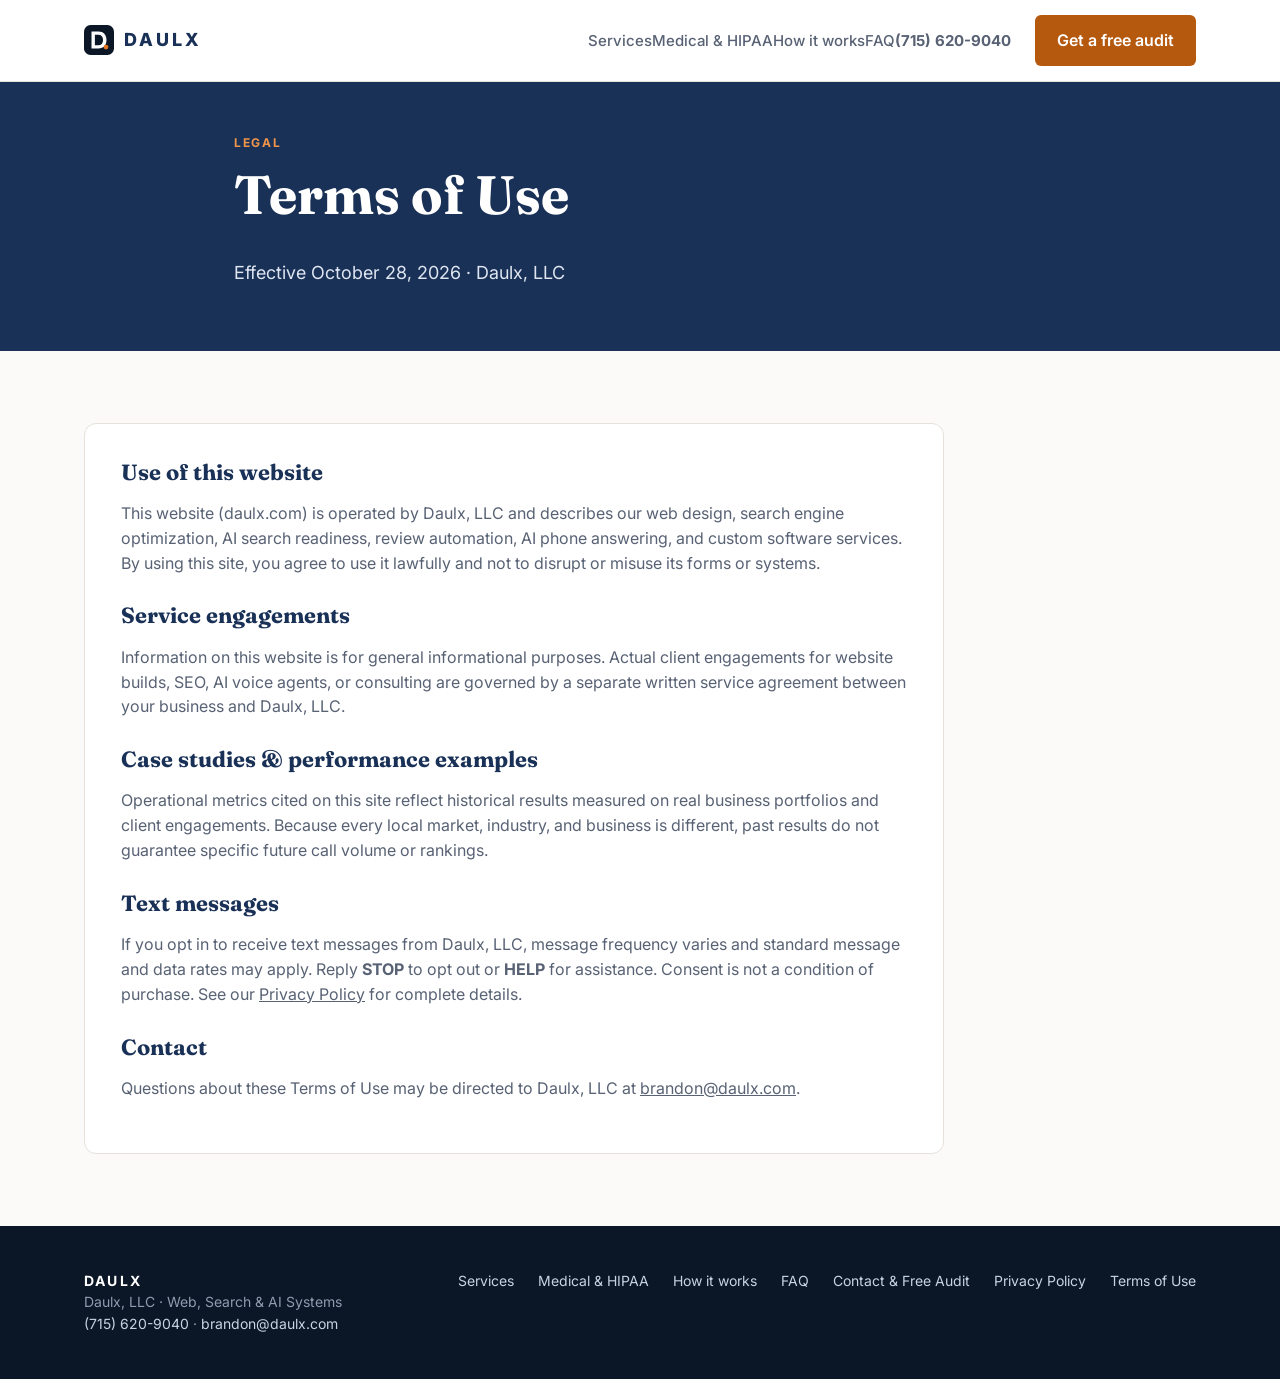
<file: terms.html>
<!doctype html><html lang="en"><head><meta charset="utf-8"><meta name="viewport" content="width=device-width,initial-scale=1">
<meta name="robots" content="index, follow">
<link rel="canonical" href="https://daulx.com/terms">
<meta property="og:type" content="website">
<meta property="og:site_name" content="DAULX">
<meta property="og:title" content="Terms of Use | Daulx">
<meta property="og:description" content="Terms governing the use of the Daulx website (daulx.com).">
<meta property="og:url" content="https://daulx.com/terms">
<meta property="og:image" content="https://daulx.com/og-preview.png">
<meta name="twitter:card" content="summary_large_image">
<title>Terms of Use | Daulx</title>
<meta name="description" content="Terms governing the use of the Daulx website (daulx.com).">
<link rel="icon" href="favicon.svg" type="image/svg+xml">
<link rel="icon" href="/favicon.ico" sizes="any">
<link rel="apple-touch-icon" href="/apple-touch-icon.png">
<link rel="preload" href="fonts/inter-latin.woff2" as="font" type="font/woff2" crossorigin>
<link rel="preload" href="fonts/fraunces-latin.woff2" as="font" type="font/woff2" crossorigin>
<link rel="stylesheet" href="styles.css">
</head><body>
<header><div class="wrap"><a class="logo" href="/"><img src="/favicon.svg" alt="Daulx" width="30" height="30"><span class="brand">DAULX</span></a>
<nav aria-label="Main"><div class="navlinks" id="navlinks"><a href="/#services">Services</a><a href="/#regulated">Medical &amp; HIPAA</a><a href="/#how">How it works</a><a href="/#faq">FAQ</a><a class="navphone" href="tel:+17156209040" style="font-weight:700">(715) 620-9040</a></div><a class="btn" href="/contact">Get a free audit</a><button class="menu-toggle" type="button" aria-expanded="false" aria-controls="navlinks"><span class="bars" aria-hidden="true"></span><span class="sr-only">Menu</span></button></nav></div></header>
<script src="/site.js" defer></script>
<main id="main">
<div class="hero single" id="top" style="padding:52px 0"><div class="wrap">
<div class="eyebrow">Legal</div>
<h1>Terms of Use</h1>
<p>Effective October 28, 2026 &middot; Daulx, LLC</p>
</div></div>
<section><div class="wrap"><div class="legal-card">
<h2>Use of this website</h2>
<p>This website (daulx.com) is operated by Daulx, LLC and describes our web design, search engine optimization, AI search readiness, review automation, AI phone answering, and custom software services. By using this site, you agree to use it lawfully and not to disrupt or misuse its forms or systems.</p>

<h2>Service engagements</h2>
<p>Information on this website is for general informational purposes. Actual client engagements for website builds, SEO, AI voice agents, or consulting are governed by a separate written service agreement between your business and Daulx, LLC.</p>

<h2>Case studies &amp; performance examples</h2>
<p>Operational metrics cited on this site reflect historical results measured on real business portfolios and client engagements. Because every local market, industry, and business is different, past results do not guarantee specific future call volume or rankings.</p>

<h2>Text messages</h2>
<p>If you opt in to receive text messages from Daulx, LLC, message frequency varies and standard message and data rates may apply. Reply <strong>STOP</strong> to opt out or <strong>HELP</strong> for assistance. Consent is not a condition of purchase. See our <a href="privacy">Privacy Policy</a> for complete details.</p>

<h2>Contact</h2>
<p>Questions about these Terms of Use may be directed to Daulx, LLC at <a href="mailto:brandon@daulx.com">brandon@daulx.com</a>.</p>
</div></div></section>
</main>
<footer><div class="wrap"><div><strong style="color:#fff;letter-spacing:.16em">DAULX</strong><br>Daulx, LLC &middot; Web, Search &amp; AI Systems<br><a href="tel:+17156209040">(715) 620-9040</a> &middot; <a href="mailto:brandon@daulx.com">brandon@daulx.com</a></div>
<div class="links"><a href="/#services">Services</a><a href="/#regulated">Medical &amp; HIPAA</a><a href="/#how">How it works</a><a href="/#faq">FAQ</a><a href="/contact">Contact &amp; Free Audit</a><a href="/privacy">Privacy Policy</a><a href="/terms">Terms of Use</a></div></div></footer>
</body></html>
</file>
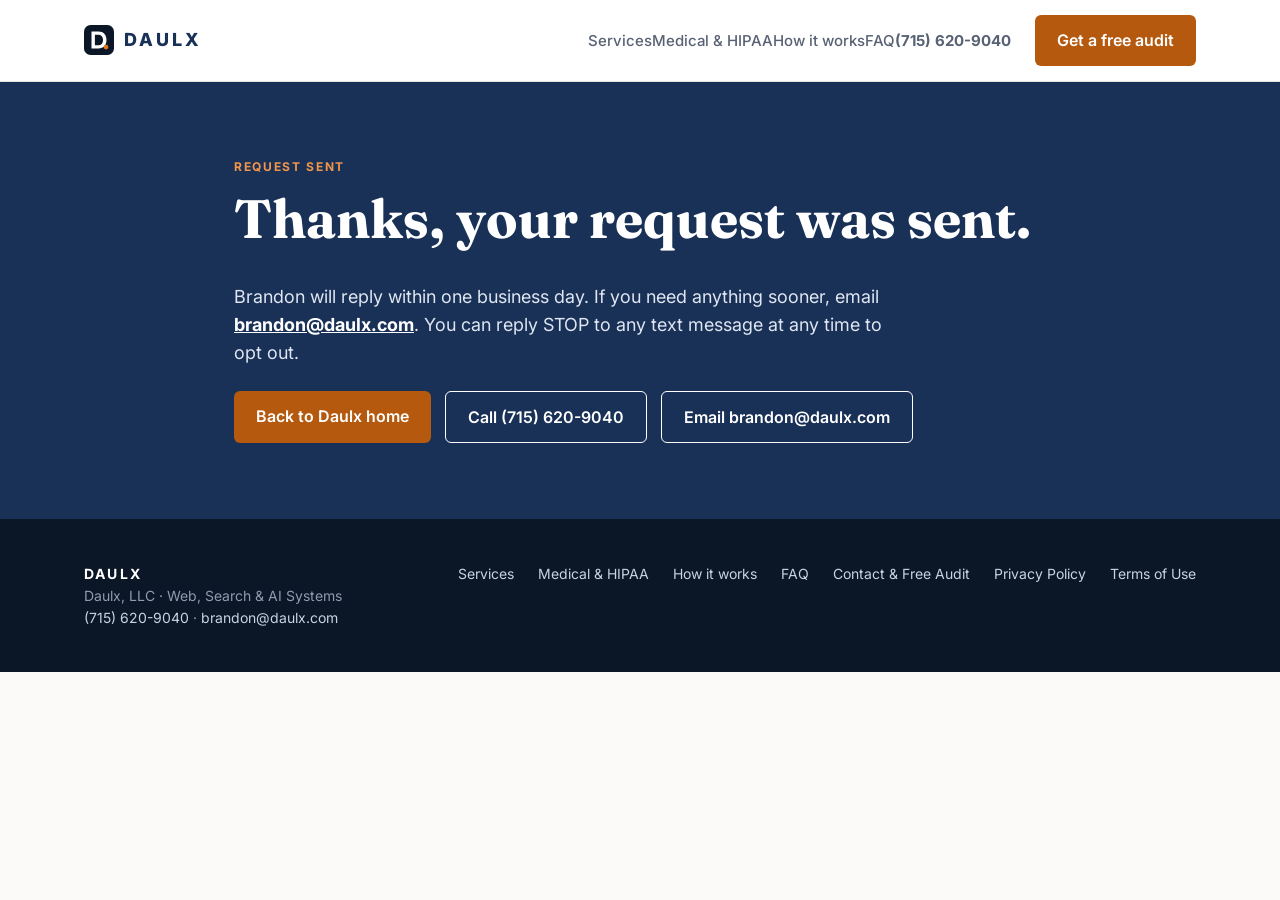
<file: thanks.html>
<!doctype html><html lang="en"><head><meta charset="utf-8"><meta name="viewport" content="width=device-width,initial-scale=1">
<meta name="robots" content="noindex, follow">
<link rel="canonical" href="https://daulx.com/thanks">
<title>Thank You | Daulx</title>
<meta name="description" content="Thanks, your request was sent. Brandon will reply within one business day.">
<link rel="icon" href="favicon.svg" type="image/svg+xml">
<link rel="icon" href="/favicon.ico" sizes="any">
<link rel="apple-touch-icon" href="/apple-touch-icon.png">
<link rel="preload" href="fonts/inter-latin.woff2" as="font" type="font/woff2" crossorigin>
<link rel="preload" href="fonts/fraunces-latin.woff2" as="font" type="font/woff2" crossorigin>
<link rel="stylesheet" href="styles.css">
</head><body>
<header><div class="wrap"><a class="logo" href="/"><img src="/favicon.svg" alt="Daulx" width="30" height="30"><span class="brand">DAULX</span></a>
<nav aria-label="Main"><div class="navlinks" id="navlinks"><a href="/#services">Services</a><a href="/#regulated">Medical &amp; HIPAA</a><a href="/#how">How it works</a><a href="/#faq">FAQ</a><a class="navphone" href="tel:+17156209040" style="font-weight:700">(715) 620-9040</a></div><a class="btn" href="/contact">Get a free audit</a><button class="menu-toggle" type="button" aria-expanded="false" aria-controls="navlinks"><span class="bars" aria-hidden="true"></span><span class="sr-only">Menu</span></button></nav></div></header>
<script src="/site.js" defer></script>
<main id="main">
<div class="hero single" id="top"><div class="wrap">
<div class="eyebrow">Request sent</div>
<h1>Thanks, your request was sent.</h1>
<p>Brandon will reply within one business day. If you need anything sooner, email <a href="mailto:brandon@daulx.com" style="color:#fff;font-weight:700">brandon@daulx.com</a>. You can reply STOP to any text message at any time to opt out.</p>
<div class="ctas"><a class="btn" href="/">Back to Daulx home</a><a class="btn ghost" href="tel:+17156209040">Call (715) 620-9040</a><a class="btn ghost" href="mailto:brandon@daulx.com">Email brandon@daulx.com</a></div>
</div></div>
</main>
<footer><div class="wrap"><div><strong style="color:#fff;letter-spacing:.16em">DAULX</strong><br>Daulx, LLC &middot; Web, Search &amp; AI Systems<br><a href="tel:+17156209040">(715) 620-9040</a> &middot; <a href="mailto:brandon@daulx.com">brandon@daulx.com</a></div>
<div class="links"><a href="/#services">Services</a><a href="/#regulated">Medical &amp; HIPAA</a><a href="/#how">How it works</a><a href="/#faq">FAQ</a><a href="/contact">Contact &amp; Free Audit</a><a href="/privacy">Privacy Policy</a><a href="/terms">Terms of Use</a></div></div></footer>
</body></html>
</file>
<file: styles.css>
@font-face{font-family:Fraunces;src:url(fonts/fraunces-latin.woff2) format("woff2");font-display:swap}
@font-face{font-family:Inter;src:url(fonts/inter-latin.woff2) format("woff2");font-display:swap}
:root{--navy:#1a3157;--ink:#141c27;--signal:#b5590f;--signal-lt:#f0954a;--bg:#fbfaf8;--line:#e6e2db;--slate:#586274;--deep:#0b1626}
*{box-sizing:border-box}body{margin:0;font-family:Inter,system-ui,sans-serif;color:var(--ink);background:var(--bg);line-height:1.55}
h1,h2,h3{font-family:Fraunces,Georgia,serif;line-height:1.15;margin:0 0 .6em;color:var(--navy)}
a{color:inherit}.wrap{max-width:1160px;margin:0 auto;padding:0 24px}
header{background:#fff;border-bottom:1px solid var(--line);position:sticky;top:0;z-index:40}
header .wrap{display:flex;align-items:center;justify-content:space-between;gap:16px;padding-top:15px;padding-bottom:15px}
.logo{display:flex;align-items:center;gap:10px;font-weight:800;font-size:18px;letter-spacing:.16em;color:var(--navy);text-decoration:none}
.logo img{width:30px;height:30px}
nav{display:flex;gap:24px;align-items:center;font-size:15px}
nav a{text-decoration:none;color:var(--slate);font-weight:500}
nav a:hover{color:var(--navy)}
.btn{display:inline-block;background:var(--signal);color:#fff!important;padding:13px 22px;border-radius:6px;text-decoration:none;font-weight:600;text-align:center;border:0;cursor:pointer;font-family:inherit;font-size:16px}
.btn:hover{background:#9b4b0b}
.btn.ghost{background:transparent;border:1.5px solid currentColor;color:#fff!important}
.btn.ghost:hover{background:rgba(255,255,255,.08)}
.ph{color:var(--signal);font-weight:700}
.eyebrow{text-transform:uppercase;letter-spacing:.14em;font-size:12px;font-weight:700;color:var(--signal);margin-bottom:12px}
.hero{background:var(--navy);color:#dfe6f2;padding:76px 0}
.hero .wrap{display:grid;grid-template-columns:1.15fr .85fr;gap:48px;align-items:center}
.hero.single .wrap{display:block;max-width:860px;margin:0 auto}
.hero h1{color:#fff;font-size:clamp(34px,4.6vw,54px)}
.hero p{font-size:18px;margin:0 0 12px;max-width:680px}
.ctas{display:flex;gap:14px;flex-wrap:wrap;margin-top:24px}
.micro{font-size:14px;color:#aebbd0;margin-top:10px}
.operator{font-weight:600;color:#fff}
.callnow{margin-top:18px;font-size:15px}.callnow a{color:#fff;font-weight:700}
.tcard{background:#fff;color:var(--ink);border-radius:12px;padding:22px;box-shadow:0 20px 40px rgba(0,0,0,.25);font-size:14px}
.tcard .lbl{display:flex;justify-content:space-between;font-size:12px;color:var(--slate);text-transform:uppercase;letter-spacing:.1em;margin-bottom:14px}
.msg{padding:10px 12px;border-radius:8px;margin-bottom:8px;max-width:88%}.ai{background:#eef2f8}.caller{background:#fdf0e5;margin-left:auto}
.msg b{display:block;font-size:11px;color:var(--slate);text-transform:uppercase;letter-spacing:.08em}
.tcard .note{font-size:12px;color:var(--slate);margin-top:10px;border-top:1px solid var(--line);padding-top:10px}
.pbar{background:#fff;border-bottom:1px solid var(--line)}
.pbar .wrap{display:grid;grid-template-columns:repeat(4,1fr);text-align:center;padding-top:20px;padding-bottom:20px;font-size:15px;color:var(--slate);gap:16px}
.pbar strong{display:block;font-size:22px;color:var(--navy);margin-bottom:2px}
section{padding:72px 0}
h2{font-size:clamp(26px,3.4vw,38px)}
.lead{color:var(--slate);max-width:680px;font-size:17px;margin-top:0}
.grid{display:grid;grid-template-columns:repeat(3,1fr);gap:20px;margin-top:28px}
.card{background:#fff;border:1px solid var(--line);border-radius:10px;padding:24px;text-decoration:none;display:block}
.card h3{font-size:20px;margin-bottom:.4em}
.card p{margin:0;color:var(--slate)}
.num{display:inline-flex;width:34px;height:34px;border-radius:50%;background:var(--signal);color:#fff;font-weight:700;align-items:center;justify-content:center;margin-bottom:12px}
.time{font-size:13px;font-weight:700;color:var(--signal);text-transform:uppercase;letter-spacing:.08em;margin-bottom:6px}
.story{background:#fff;border-bottom:1px solid var(--line)}
.two{display:grid;grid-template-columns:1.1fr 1fr;gap:48px;align-items:start}
ul.checks{list-style:none;padding:0;margin:0}
ul.checks li{padding:12px 0 12px 28px;border-bottom:1px solid var(--line);position:relative}
ul.checks li:before{content:"";position:absolute;left:4px;top:20px;width:10px;height:10px;background:var(--signal);border-radius:2px}
.who{display:grid;grid-template-columns:repeat(4,1fr);gap:16px;margin-top:24px}
.who div{display:flex;align-items:center;justify-content:center;background:#fff;border:1px solid var(--line);border-radius:10px;padding:18px;font-weight:600;color:var(--navy);text-align:center}
.proof{background:var(--deep);color:#c9d3e3}
.proof h2,.proof h3{color:#fff}
.proof .card{background:#13233b;border-color:#24395c}
.proof .card p{color:#c9d3e3}
.result{font-family:Fraunces,Georgia,serif;font-size:24px;color:var(--signal);line-height:1.2;margin:4px 0 10px}
.quote{font-size:18px;color:#fff;margin:0 0 12px!important}
.role{font-size:14px}
.faq details{background:#fff;border:1px solid var(--line);border-radius:10px;padding:18px 22px;margin-bottom:12px;max-width:820px}
.faq summary{font-weight:600;color:var(--navy);cursor:pointer}
.faq details p{color:var(--slate);margin:10px 0 0}
.final{background:var(--navy);color:#dfe6f2;text-align:center}
.final h2{color:#fff}
.final .ctas{justify-content:center}
.hipaa{padding-top:0}
.hcard{display:grid;grid-template-columns:1fr 1.2fr;gap:40px;background:#fff;border:1px solid var(--line);border-left:6px solid var(--navy);border-radius:10px;padding:32px}
.textus{background:#fff;border-top:1px solid var(--line)}
.textus .two{align-items:center}
.textus form,.form-card form{display:grid;gap:14px}
.textus form{background:var(--bg);border:1px solid var(--line);border-radius:12px;padding:24px}
.field{display:grid;gap:6px;font-size:14px;font-weight:600;color:var(--navy)}
.optional{font-weight:400;color:var(--slate)}
.field input[type=text],.field input[type=tel],.field input[type=email],.field select,.field textarea{font:inherit;font-weight:400;color:var(--ink);padding:12px 14px;border:1px solid var(--line);border-radius:6px;background:#fff;width:100%}
.field textarea{resize:vertical;min-height:92px}
.row2{display:grid;grid-template-columns:1fr 1fr;gap:14px}
.consent{display:grid;grid-template-columns:20px 1fr;gap:10px;font-size:13px;color:var(--slate);line-height:1.5;background:var(--bg);border:1px solid var(--line);border-radius:8px;padding:12px 14px}
.consent input{margin-top:3px;width:18px;height:18px}
.consent a{color:var(--navy);font-weight:600}
.main-split{display:grid;grid-template-columns:1fr 1.15fr;gap:48px;align-items:start}
.direct-box{background:#fff;border:1px solid var(--line);border-left:5px solid var(--navy);border-radius:10px;padding:22px 24px;margin-top:24px}
.direct-box h3{font-size:19px;margin-bottom:6px}
.direct-box p{margin:0 0 10px;color:var(--slate);font-size:15px}
.direct-box .phone-big{font-family:Fraunces,Georgia,serif;font-size:24px;font-weight:700;color:var(--navy);text-decoration:none;display:inline-block;margin:2px 0 6px}
.form-card{background:#fff;border:1px solid var(--line);border-radius:12px;padding:30px;box-shadow:0 10px 28px rgba(20,28,39,.05)}
.form-card h2{font-size:24px;margin-bottom:6px}
.form-card .sub{color:var(--slate);font-size:15px;margin:0 0 20px}
.legal-card{background:#fff;border:1px solid var(--line);border-radius:12px;padding:36px;max-width:860px}
.legal-card h2{font-size:22px;margin-top:28px;margin-bottom:8px}
.legal-card h2:first-child{margin-top:0}
.legal-card p,.legal-card li{color:var(--slate);font-size:16px}
.legal-card .callout{background:var(--bg);border-left:4px solid var(--signal);padding:16px 20px;border-radius:6px;margin:16px 0}
footer{background:var(--deep);color:#8f9bb0;font-size:14px;padding:44px 0}
footer .wrap{display:flex;justify-content:space-between;align-items:flex-start;gap:32px;flex-wrap:wrap}
footer .links{display:flex;gap:24px;flex-wrap:wrap}
footer a{color:#c9d3e3;text-decoration:none}
footer a:hover{color:#fff}
.hero .eyebrow,.hero .ph,.proof .eyebrow,.proof .result{color:var(--signal-lt)}
.menu-toggle{display:none;background:none;border:1px solid var(--line);border-radius:8px;width:44px;height:44px;padding:0;cursor:pointer;align-items:center;justify-content:center;color:var(--navy)}
.menu-toggle:focus-visible,nav a:focus-visible{outline:3px solid var(--signal);outline-offset:2px}
.menu-toggle .bars,.menu-toggle .bars::before,.menu-toggle .bars::after{display:block;width:20px;height:2px;background:currentColor;border-radius:2px;position:relative;content:""}
.menu-toggle .bars::before{position:absolute;top:-6px}.menu-toggle .bars::after{position:absolute;top:6px}
.err{display:none;color:#b42318;font-size:13px;font-weight:600}
.field.invalid input,.field.invalid textarea{border-color:#b42318}
.field.invalid .err{display:block}
.sr-only{position:absolute;width:1px;height:1px;overflow:hidden;clip:rect(0 0 0 0);white-space:nowrap}
.sticky{display:none}
@media(max-width:900px){
  header .wrap{position:relative;flex-wrap:wrap}
  .menu-toggle{display:inline-flex;margin-left:auto}
  nav .navlinks{display:none}
  header.open nav .navlinks{display:flex;flex-direction:column;align-items:stretch;gap:0;position:absolute;left:0;right:0;top:100%;background:#fff;border-bottom:1px solid var(--line);box-shadow:0 10px 20px rgba(0,0,0,.08);padding:8px 20px 14px;z-index:60}
  header.open nav .navlinks a{padding:12px 0;border-bottom:1px solid var(--line);font-size:16px}
  header.open nav .navlinks a:last-child{border-bottom:0}
  .hero .wrap,.two,.main-split,.hcard{grid-template-columns:1fr}
  .tcard{display:none}
  .grid{grid-template-columns:1fr 1fr}
  .who{grid-template-columns:1fr 1fr}
}
@media(max-width:600px){
  nav .btn{padding:10px 14px;font-size:14px}
  .hero{padding:48px 0}
  section{padding:48px 0}
  .pbar .wrap{grid-template-columns:1fr 1fr;gap:14px}
  .grid,.row2{grid-template-columns:1fr;gap:12px}
  .services .card{padding:16px 18px}
  .services .card h3{font-size:18px}
  .steps .card{padding:16px 18px;display:grid;grid-template-columns:34px 1fr;column-gap:14px}
  .steps .num{grid-row:span 3;margin:0}
  .form-card,.legal-card{padding:22px 18px}
  footer .wrap{flex-direction:column}
  body{padding-bottom:72px}
  .sticky{display:grid;grid-template-columns:1fr 1fr;gap:10px;position:fixed;left:0;right:0;bottom:0;padding:10px 12px;background:#fff;border-top:1px solid var(--line);box-shadow:0 -6px 16px rgba(0,0,0,.08);z-index:50;transform:translateY(110%);transition:transform .2s}
  .sticky.on{transform:none}
  .sticky a{padding:12px 8px;font-size:15px}
  .sticky .call{background:var(--navy)}
}
</file>
